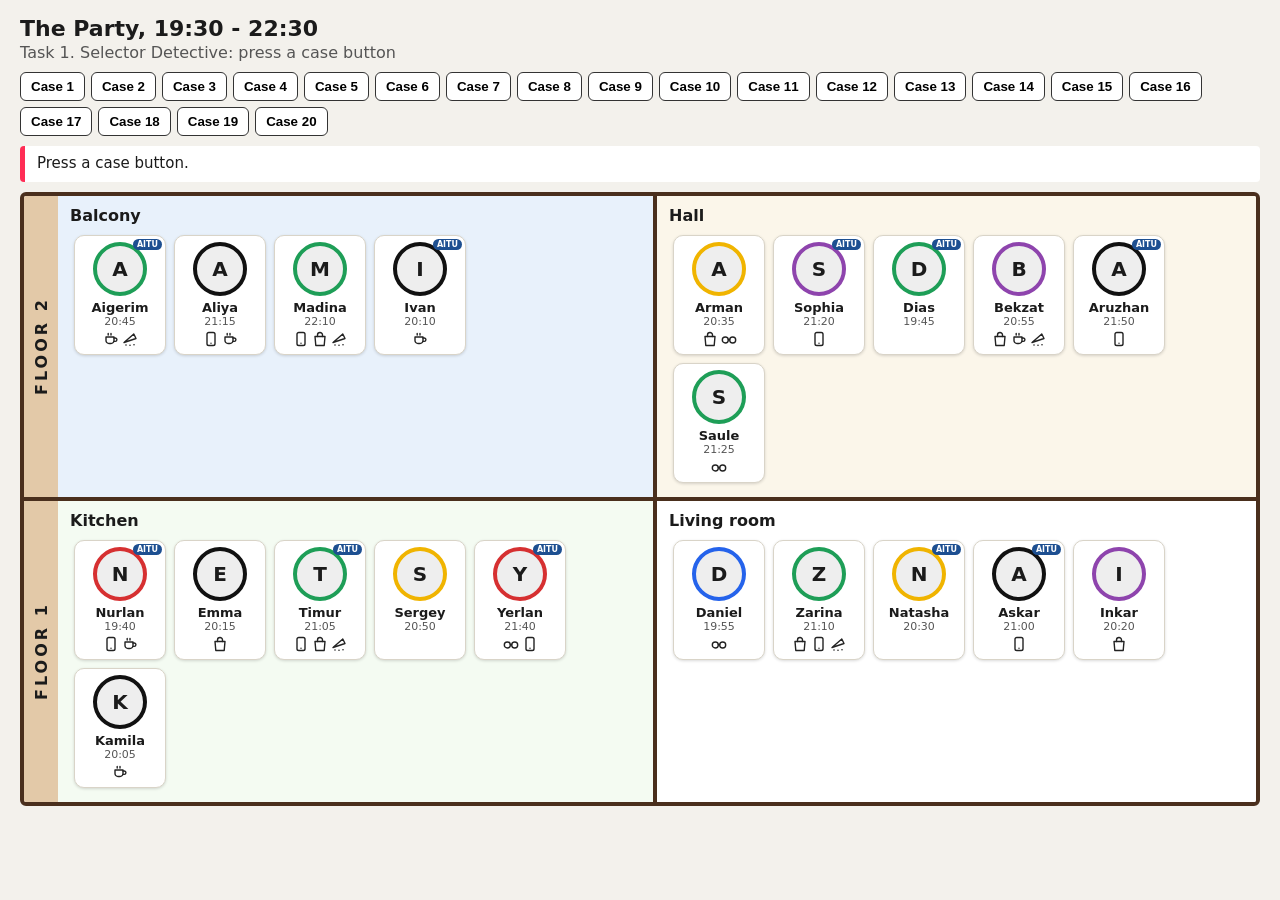
<file: task1.html>
<!DOCTYPE html>
<html lang="en">
<head>
    <meta charset="UTF-8">
    <meta name="viewport" content="width=device-width, initial-scale=1">
    <title>Task 1 - Selector Detective</title>
    <link rel="stylesheet" href="style1.css">
    <script src="https://code.jquery.com/jquery-3.7.1.min.js"></script>
</head>
<body>
    <header>
        <h1>The Party, 19:30 - 22:30</h1>
        <p>Task 1. Selector Detective: press a case button</p>
    </header>

    <div id="controls"></div>

    <div id="stage">
        <div id="result">Press a case button.</div>
        <div id="house"></div>
    </div>

    <script src="script1.js"></script>
</body>
</html>
</file>
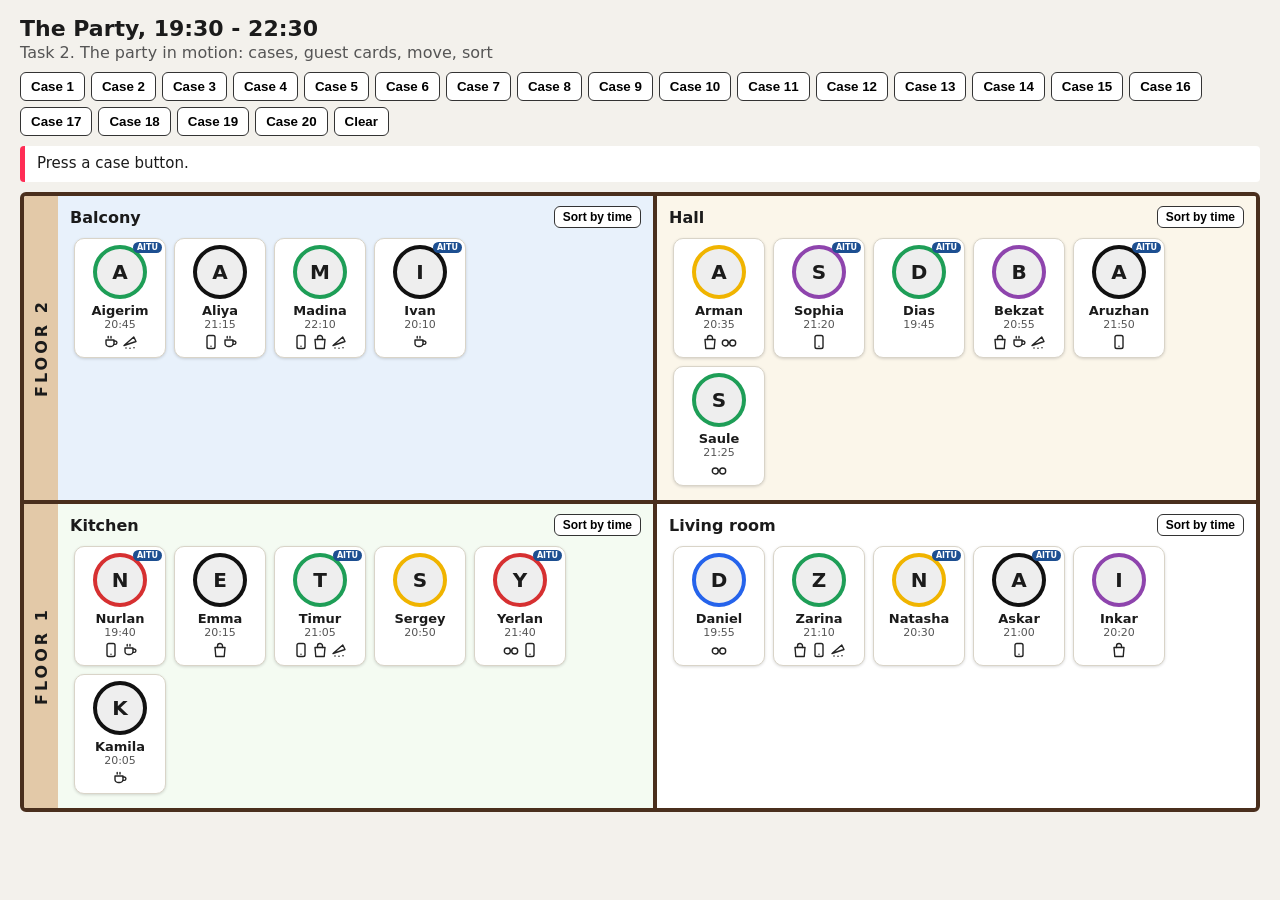
<file: task2.html>
<!DOCTYPE html>
<html lang="en">
<head>
    <meta charset="UTF-8">
    <meta name="viewport" content="width=device-width, initial-scale=1">
    <title>Task 2 - The party in motion</title>
    <link rel="stylesheet" href="style2.css">
    <script src="https://code.jquery.com/jquery-3.7.1.min.js"></script>
</head>
<body>
    <header>
        <h1>The Party, 19:30 - 22:30</h1>
        <p>Task 2. The party in motion: cases, guest cards, move, sort</p>
    </header>

    <div id="controls"></div>

    <div id="stage">
        <div id="result">Press a case button.</div>
        <div id="house"></div>
    </div>

    <script src="script2.js"></script>
</body>
</html>
</file>
<file: style1.css>
* { box-sizing: border-box; }
body { margin: 0; padding: 16px 20px 40px; font-family: system-ui, Arial, sans-serif; background: #f3f1ec; color: #1b1b1b; }
header h1 { margin: 0 0 2px; font-size: 22px; }
header p { margin: 0 0 10px; color: #555; }

#controls { display: flex; flex-wrap: wrap; gap: 6px; margin-bottom: 10px; max-width: 1340px; }
#controls button, .sort-btn { padding: 6px 10px; border: 1px solid #333; background: #fff; border-radius: 6px; cursor: pointer; font-weight: 600; }
#controls button:hover, .sort-btn:hover { background: #ffe9a8; }

#stage { max-width: 1340px; }
#result { min-height: 36px; margin-bottom: 10px; padding: 8px 12px; background: #fff; border-left: 5px solid #ff2d55; border-radius: 4px; font-size: 15px; }

#house { border: 4px solid #4a2f1d; border-radius: 6px; background: #fff; overflow: hidden; }
.floor { display: flex; border-bottom: 4px solid #4a2f1d; }
.floor:last-child { border-bottom: 0; }
.floor-label { writing-mode: vertical-rl; transform: rotate(180deg); background: #e3c9a8; font-weight: 800; letter-spacing: 3px; padding: 10px 8px; text-align: center; width: 34px; }
.rooms { flex: 1; display: grid; grid-template-columns: 1fr 1fr; }
.room { padding: 10px 12px; min-height: 200px; border-right: 4px solid #4a2f1d; }
.room:last-child { border-right: 0; }
#balcony { background: #e8f1fb; }
#hall { background: #fbf6ea; }
#kitchen { background: #f4fbf2; }
#living-room { background: #fff; }
.room.found { outline: 4px solid #ff2d55; outline-offset: -4px; }
.room-head { display: flex; justify-content: space-between; align-items: center; margin-bottom: 6px; }
.room h3 { margin: 0; font-size: 16px; }
.guests { display: flex; flex-wrap: wrap; }

.guest { position: relative; top: 0; left: 0; width: 92px; margin: 4px; padding: 6px 4px 5px; text-align: center; background: #fff; border: 1px solid #d9d4c8; border-radius: 10px; box-shadow: 0 1px 3px rgba(0,0,0,.15); cursor: pointer; }
.guest.found { background: #fff0f3; border-color: #ff2d55; box-shadow: 0 0 0 3px rgba(255,45,85,.35); }
.avatar { display: block; width: 54px; height: 54px; margin: 0 auto 4px; border-radius: 50%; border: 4px solid #888; background: #fff; object-fit: cover; }
.avatar.fallback { display: flex; align-items: center; justify-content: center; font-weight: 800; font-size: 20px; background: #eee; }
.guest.blue .avatar { border-color: #2563eb; }
.guest.yellow .avatar { border-color: #f0b400; }
.guest.green .avatar { border-color: #1e9e57; }
.guest.red .avatar { border-color: #d63031; }
.guest.purple .avatar { border-color: #8e44ad; }
.guest.black .avatar { border-color: #111; }
.name { font-weight: 700; font-size: 13px; }
.time { font-size: 11px; color: #555; }
.items { display: flex; justify-content: center; gap: 3px; min-height: 18px; margin-top: 3px; }
.icon { display: inline-flex; width: 16px; height: 16px; color: #222; }
.icon svg { width: 16px; height: 16px; }
.badge { position: absolute; top: 3px; right: 3px; background: #1d4f91; color: #fff; font-size: 8px; font-weight: 700; padding: 1px 4px; border-radius: 8px; }
</file>
<file: style2.css>
* { box-sizing: border-box; }
body { margin: 0; padding: 16px 20px 40px; font-family: system-ui, Arial, sans-serif; background: #f3f1ec; color: #1b1b1b; }
header h1 { margin: 0 0 2px; font-size: 22px; }
header p { margin: 0 0 10px; color: #555; }

#controls { display: flex; flex-wrap: wrap; gap: 6px; margin-bottom: 10px; max-width: 1340px; }
#controls button, .sort-btn { padding: 6px 10px; border: 1px solid #333; background: #fff; border-radius: 6px; cursor: pointer; font-weight: 600; }
#controls button:hover, .sort-btn:hover { background: #ffe9a8; }

#stage { max-width: 1340px; }
#result { min-height: 36px; margin-bottom: 10px; padding: 8px 12px; background: #fff; border-left: 5px solid #ff2d55; border-radius: 4px; font-size: 15px; }

#house { border: 4px solid #4a2f1d; border-radius: 6px; background: #fff; overflow: hidden; }
.floor { display: flex; border-bottom: 4px solid #4a2f1d; }
.floor:last-child { border-bottom: 0; }
.floor-label { writing-mode: vertical-rl; transform: rotate(180deg); background: #e3c9a8; font-weight: 800; letter-spacing: 3px; padding: 10px 8px; text-align: center; width: 34px; }
.rooms { flex: 1; display: grid; grid-template-columns: 1fr 1fr; }
.room { padding: 10px 12px; min-height: 200px; border-right: 4px solid #4a2f1d; }
.room:last-child { border-right: 0; }
#balcony { background: #e8f1fb; }
#hall { background: #fbf6ea; }
#kitchen { background: #f4fbf2; }
#living-room { background: #fff; }
.room.found { outline: 4px solid #ff2d55; outline-offset: -4px; }
.room-head { display: flex; justify-content: space-between; align-items: center; margin-bottom: 6px; }
.room h3 { margin: 0; font-size: 16px; }
.guests { display: flex; flex-wrap: wrap; }

.guest { position: relative; top: 0; left: 0; width: 92px; margin: 4px; padding: 6px 4px 5px; text-align: center; background: #fff; border: 1px solid #d9d4c8; border-radius: 10px; box-shadow: 0 1px 3px rgba(0,0,0,.15); cursor: pointer; }
.guest.found { background: #fff0f3; border-color: #ff2d55; box-shadow: 0 0 0 3px rgba(255,45,85,.35); }
.avatar { display: block; width: 54px; height: 54px; margin: 0 auto 4px; border-radius: 50%; border: 4px solid #888; background: #fff; object-fit: cover; }
.avatar.fallback { display: flex; align-items: center; justify-content: center; font-weight: 800; font-size: 20px; background: #eee; }
.guest.blue .avatar { border-color: #2563eb; }
.guest.yellow .avatar { border-color: #f0b400; }
.guest.green .avatar { border-color: #1e9e57; }
.guest.red .avatar { border-color: #d63031; }
.guest.purple .avatar { border-color: #8e44ad; }
.guest.black .avatar { border-color: #111; }
.name { font-weight: 700; font-size: 13px; }
.time { font-size: 11px; color: #555; }
.items { display: flex; justify-content: center; gap: 3px; min-height: 18px; margin-top: 3px; }
.icon { display: inline-flex; width: 16px; height: 16px; color: #222; }
.icon svg { width: 16px; height: 16px; }
.badge { position: absolute; top: 3px; right: 3px; background: #1d4f91; color: #fff; font-size: 8px; font-weight: 700; padding: 1px 4px; border-radius: 8px; }

.sort-btn { padding: 3px 8px; font-size: 12px; }
.sort-btn.active { background: #ffe9a8; }
.flyer { pointer-events: none; }
#card { display: none; position: absolute; z-index: 1000; overflow: hidden; background: #fff; border: 2px solid #222; border-radius: 12px; box-shadow: 0 12px 30px rgba(0,0,0,.35); padding: 14px; }
.card-inner { width: 268px; }
.card-inner h3 { margin: 0 0 8px; font-size: 20px; }
.card-inner p { margin: 3px 0; font-size: 14px; }
.moves { display: grid; gap: 5px; margin-top: 10px; }
.moves button { padding: 7px; border: 1px solid #333; background: #f6f6f6; border-radius: 6px; cursor: pointer; }
.moves button:hover { background: #ffe9a8; }
</file>
